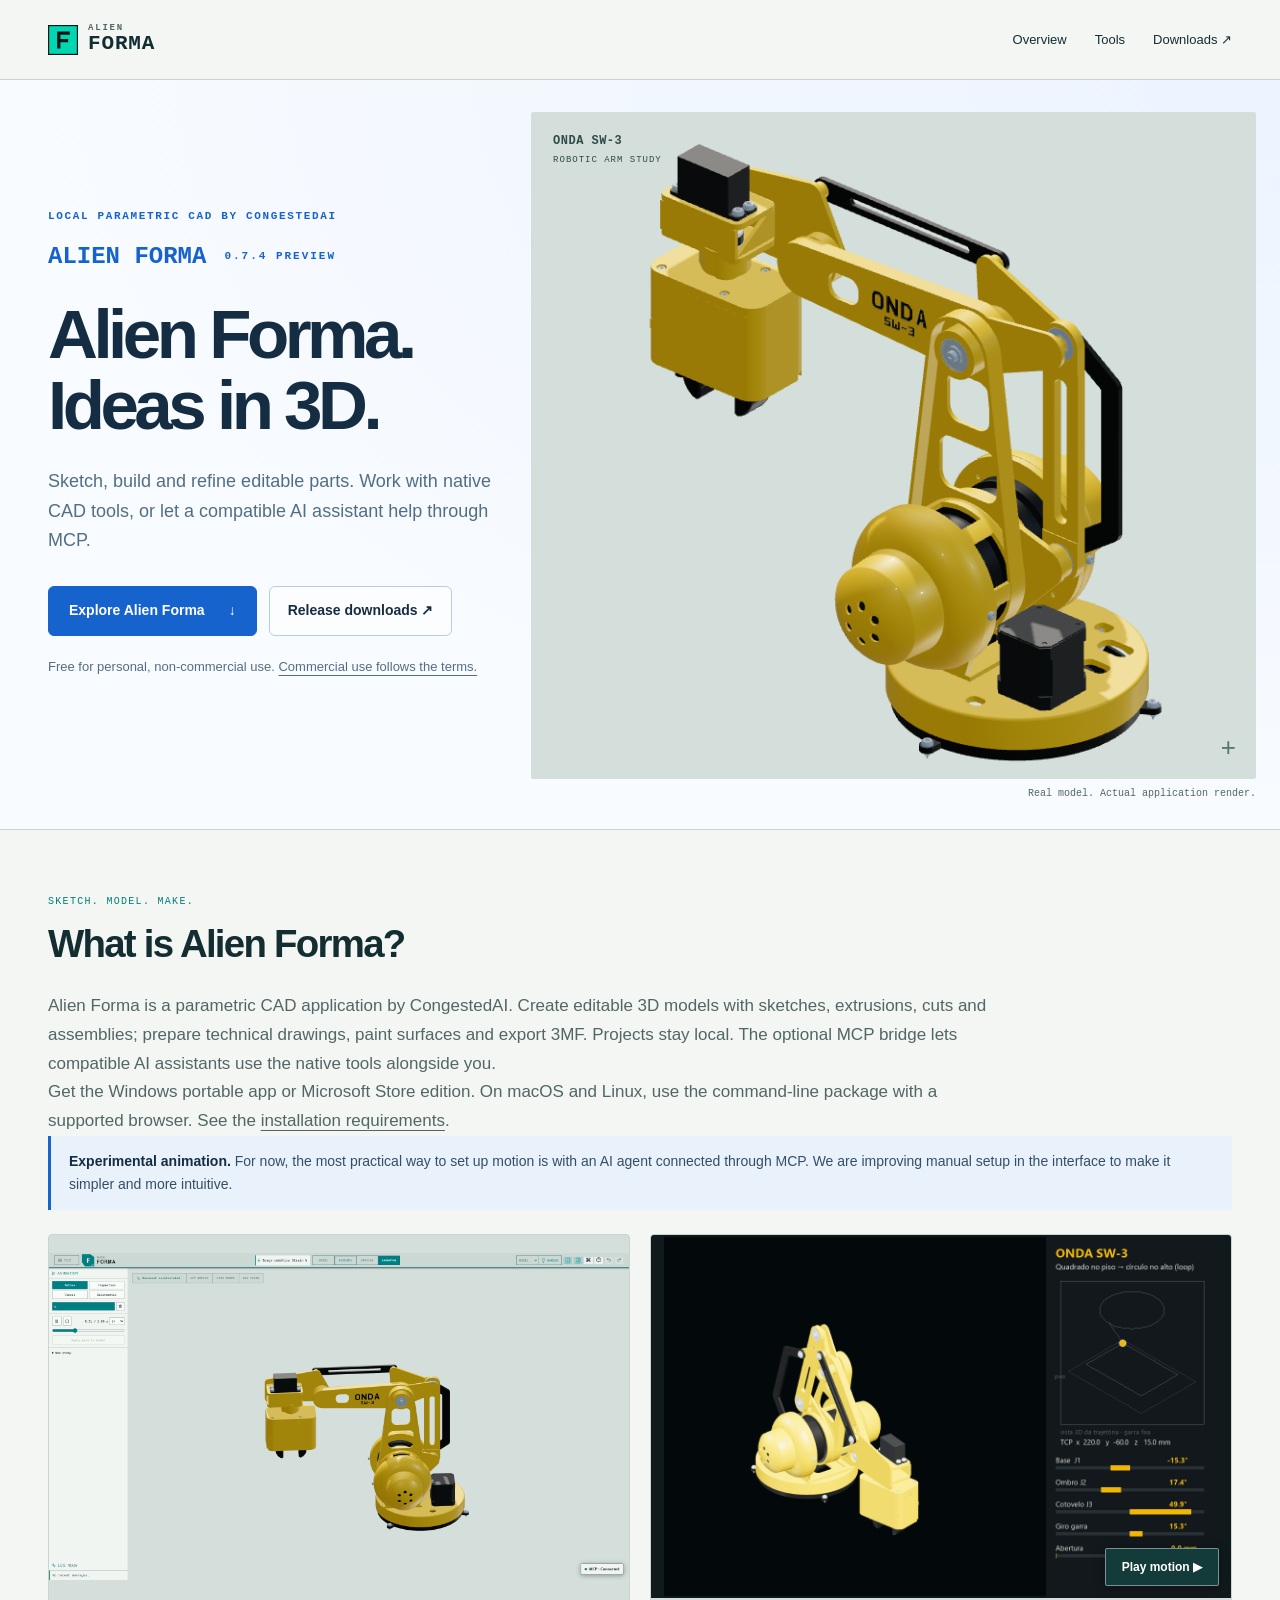
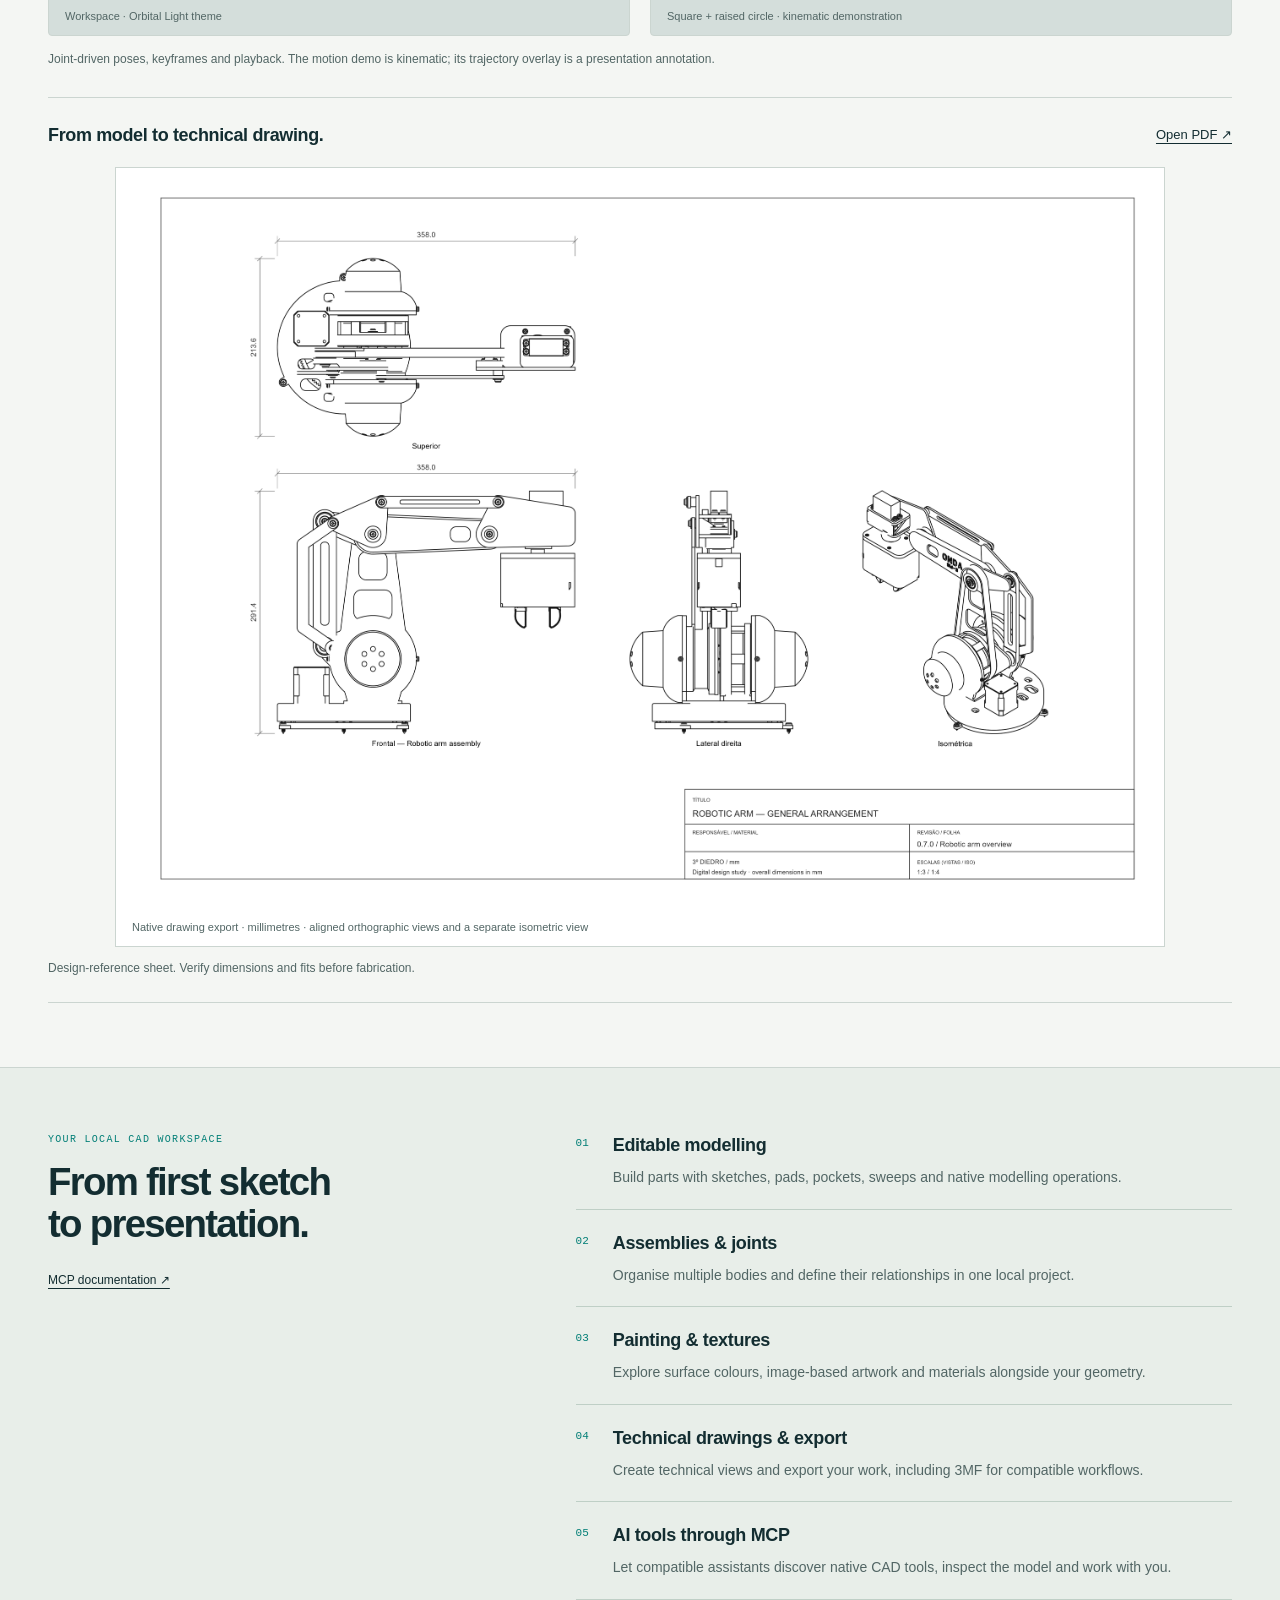
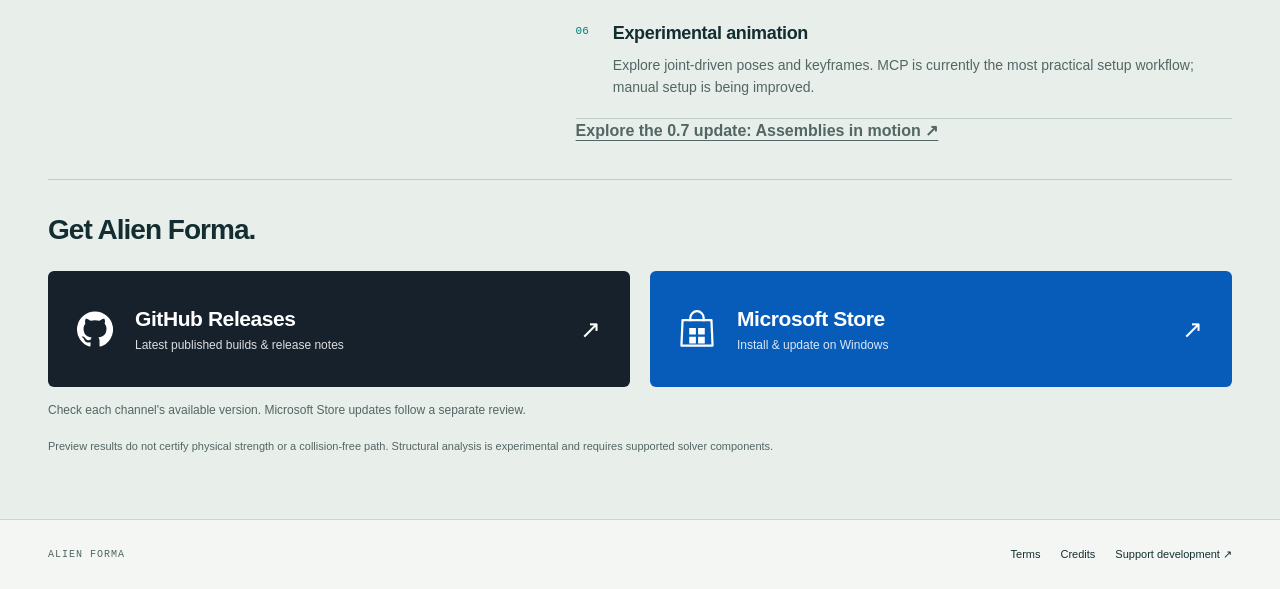
<file: docs/index.html>
<!doctype html>
<html lang="en">
<head>
<meta charset="utf-8"><meta name="viewport" content="width=device-width,initial-scale=1">
<title>Alien Forma — Parametric CAD with AI tools through MCP</title>
<meta name="description" content="Alien Forma by CongestedAI: local parametric CAD, technical drawings, painting, textures and MCP tools for AI assistants. Free for personal, non-commercial use.">
<meta name="google-site-verification" content="eXgbt7R0pWmjMIJVy9_mA4pY1mtOLjQKsbIkHTUly4A">
<meta name="msvalidate.01" content="6A070166E39FBDC0B72148524738E3A6">
<meta name="theme-color" content="#eef3f2">
<link rel="canonical" href="https://congestedai.github.io/Forma/">
<link rel="icon" href="assets/icon.svg" type="image/svg+xml">
<link rel="stylesheet" href="update-070.css?v=11">
<meta property="og:type" content="website"><meta property="og:site_name" content="Alien Forma">
<meta property="og:url" content="https://congestedai.github.io/Forma/">
<meta property="og:title" content="Alien Forma — Parametric CAD with AI tools through MCP">
<meta property="og:description" content="Local CAD projects, native modelling tools and MCP for compatible AI assistants. Free for personal, non-commercial use.">
<meta property="og:image" content="https://congestedai.github.io/Forma/assets/robot-arm-hero.png">
<meta name="twitter:card" content="summary_large_image">
<script type="application/ld+json">
{
  "@context": "https://schema.org",
  "@graph": [
    {
      "@type": "Organization",
      "@id": "https://congestedai.github.io/Forma/#publisher",
      "name": "CongestedAI",
      "url": "https://github.com/congestedai"
    },
    {
      "@type": "WebSite",
      "@id": "https://congestedai.github.io/Forma/#website",
      "name": "Alien Forma",
      "url": "https://congestedai.github.io/Forma/",
      "inLanguage": "en",
      "publisher": {
        "@id": "https://congestedai.github.io/Forma/#publisher"
      }
    },
    {
      "@type": "SoftwareApplication",
      "@id": "https://congestedai.github.io/Forma/#application",
      "name": "Alien Forma",
      "applicationCategory": "DesignApplication",
      "applicationSubCategory": "Parametric CAD",
      "operatingSystem": [
        "Windows",
        "macOS",
        "Linux"
      ],
      "softwareVersion": "0.7.4",
      "description": "Local parametric CAD with modelling, drawings, painting and textures. Compatible AI assistants can use native tools through MCP. Windows app; macOS and Linux use the CLI with a supported browser. Free for personal, non-commercial use; commercial use follows the linked terms.",
      "url": "https://congestedai.github.io/Forma/",
      "downloadUrl": "https://github.com/congestedai/Forma/releases",
      "installUrl": "https://apps.microsoft.com/detail/9MW9G4MGBXZL",
      "image": "https://congestedai.github.io/Forma/assets/robot-arm-hero.png",
      "screenshot": "https://congestedai.github.io/Forma/assets/robot-arm-animation-workspace.png",
      "license": "https://github.com/congestedai/Forma/blob/main/LICENSE.txt",
      "publisher": {
        "@id": "https://congestedai.github.io/Forma/#publisher"
      },
      "sameAs": [
        "https://github.com/congestedai/Forma",
        "https://apps.microsoft.com/detail/9MW9G4MGBXZL",
        "https://www.patreon.com/c/FormaCAD"
      ],
      "offers": {
        "@type": "Offer",
        "price": "0",
        "priceCurrency": "USD",
        "description": "Personal, non-commercial use only. Commercial use is subject to the linked license terms.",
        "url": "https://github.com/congestedai/Forma/blob/main/LICENSE.txt"
      }
    }
  ]
}
</script>
</head>
<body>
<a class="skip" href="#main">Skip to content</a>
<header><a class="brand" href="./"><img src="assets/icon.svg" width="30" height="30" alt=""><span><small>ALIEN</small> FORMA</span></a><nav aria-label="Main navigation"><a href="#demo">Overview</a><a href="#changes">Tools</a><a href="https://github.com/congestedai/Forma/releases">Downloads ↗</a></nav></header>
<main id="main">
<section class="hero" aria-labelledby="release-title">
 <div class="hero-copy"><p class="hero-eyebrow">LOCAL PARAMETRIC CAD BY CONGESTEDAI</p><p class="edition">ALIEN FORMA <span>0.7.4 PREVIEW</span></p><h1 id="release-title">Alien Forma.<br>Ideas in 3D.</h1><p class="lead">Sketch, build and refine editable parts. Work with native CAD tools, or let a compatible AI assistant help through MCP.</p><div class="hero-actions"><a class="primary" href="#demo">Explore Alien Forma <span>↓</span></a><a class="secondary" href="https://github.com/congestedai/Forma/releases">Release downloads ↗</a></div><p class="hero-foot">Free for personal, non-commercial use. <a href="https://github.com/congestedai/Forma/blob/main/LICENSE.txt">Commercial use follows the terms.</a></p></div>
 <figure class="hero-visual"><div class="stage"><img src="assets/robot-arm-hero.png?v=left" width="1255" height="956" fetchpriority="high" alt="Yellow ONDA SW-3 robotic arm pointing left, with its model inscription visible, rendered in Alien Forma"><span class="view-label">ONDA SW-3 <i>ROBOTIC ARM STUDY</i></span><span class="cross" aria-hidden="true">+</span></div><figcaption>Real model. Actual application render.</figcaption></figure>
</section>
<section class="demo" id="demo" aria-labelledby="demo-title">
 <div class="section-top"><div><p class="eyebrow">SKETCH. MODEL. MAKE.</p><h2 id="demo-title">What is Alien Forma?</h2></div></div>
 <p class="product-intro">Alien Forma is a parametric CAD application by CongestedAI. Create editable 3D models with sketches, extrusions, cuts and assemblies; prepare technical drawings, paint surfaces and export 3MF. Projects stay local. The optional MCP bridge lets compatible AI assistants use the native tools alongside you.</p>
 <p class="product-intro">Get the Windows portable app or Microsoft Store edition. On macOS and Linux, use the command-line package with a supported browser. See the <a href="https://github.com/congestedai/Forma/blob/main/docs/INSTALACAO.md">installation requirements</a>.</p>
 <p class="animation-status"><strong>Experimental animation.</strong> For now, the most practical way to set up motion is with an AI agent connected through MCP. We are improving manual setup in the interface to make it simpler and more intuitive.</p>
 <div class="demo-grid">
  <figure class="demo-frame"><div class="demo-media"><img src="assets/robot-arm-animation-workspace.png?v=left" width="1920" height="1080" loading="lazy" alt="Alien Forma's Animation workspace in Orbital Light, showing the robotic arm pointing left"></div><figcaption>Workspace · Orbital Light theme</figcaption></figure>
  <figure class="demo-frame motion-frame"><div class="demo-media"><img id="motion-image" src="assets/robot-arm-square-circle-poster.png" data-poster="assets/robot-arm-square-circle-poster.png" data-motion="assets/robot-arm-square-circle-loop.gif" width="1160" height="760" loading="lazy" alt="Robotic arm following a square near the floor and a raised circle, with trajectory presentation annotations"><button id="show-motion" type="button" aria-pressed="false" aria-controls="motion-image">Play motion ▶</button></div><figcaption>Square + raised circle · kinematic demonstration</figcaption></figure>
 </div>
 <p class="demo-note">Joint-driven poses, keyframes and playback. The motion demo is kinematic; its trajectory overlay is a presentation annotation.</p>
 <div class="technical technical-overview"><div class="drawing-heading"><h3>From model to technical drawing.</h3><a href="assets/robot-arm-general-arrangement.pdf">Open PDF ↗</a></div><figure><a href="assets/robot-arm-general-arrangement.pdf"><img src="assets/robot-arm-general-arrangement.png?v=left" width="4961" height="3508" loading="lazy" alt="Robotic arm general arrangement: aligned front, top and right orthographic views, a left-facing isometric view, overall dimensions and title block"></a><figcaption>Native drawing export · millimetres · aligned orthographic views and a separate isometric view</figcaption></figure><p>Design-reference sheet. Verify dimensions and fits before fabrication.</p></div>
</section>
<section class="changes" id="changes" aria-labelledby="changes-title">
 <div class="changes-heading"><p class="eyebrow">YOUR LOCAL CAD WORKSPACE</p><h2 id="changes-title">From first sketch<br>to presentation.</h2><a class="text-link" href="https://github.com/congestedai/Forma/blob/main/docs/MCP.md">MCP documentation ↗</a></div>
 <div class="change-list"><article><span>01</span><div><h3>Editable modelling</h3><p>Build parts with sketches, pads, pockets, sweeps and native modelling operations.</p></div></article><article><span>02</span><div><h3>Assemblies & joints</h3><p>Organise multiple bodies and define their relationships in one local project.</p></div></article><article><span>03</span><div><h3>Painting & textures</h3><p>Explore surface colours, image-based artwork and materials alongside your geometry.</p></div></article><article><span>04</span><div><h3>Technical drawings & export</h3><p>Create technical views and export your work, including 3MF for compatible workflows.</p></div></article><article><span>05</span><div><h3>AI tools through MCP</h3><p>Let compatible assistants discover native CAD tools, inspect the model and work with you.</p></div></article><article><span>06</span><div><h3>Experimental animation</h3><p>Explore joint-driven poses and keyframes. MCP is currently the most practical setup workflow; manual setup is being improved.</p></div></article></div>
 <p class="release-link"><a href="updates/0.7.0.html">Explore the 0.7 update: Assemblies in motion ↗</a></p>
 <div class="release-bottom" id="downloads">
  <h3>Get Alien Forma.</h3>
  <div class="download-links">
   <a class="download-card github-download" href="https://github.com/congestedai/Forma/releases"><svg viewBox="0 0 24 24" width="36" height="36" fill="currentColor" aria-hidden="true"><path d="M12 .297a12 12 0 0 0-3.793 23.385c.6.111.82-.261.82-.577v-2.234c-3.338.725-4.043-1.416-4.043-1.416-.546-1.387-1.333-1.756-1.333-1.756-1.09-.745.083-.729.083-.729 1.205.084 1.839 1.237 1.839 1.237 1.07 1.835 2.807 1.305 3.492.998.108-.776.419-1.305.762-1.605-2.665-.303-5.467-1.334-5.467-5.931 0-1.311.469-2.381 1.236-3.221-.124-.303-.536-1.524.117-3.176 0 0 1.008-.322 3.301 1.23a11.52 11.52 0 0 1 6.006 0c2.291-1.552 3.297-1.23 3.297-1.23.655 1.652.243 2.873.119 3.176.77.84 1.235 1.91 1.235 3.221 0 4.609-2.807 5.625-5.479 5.921.43.372.823 1.102.823 2.222v3.293c0 .319.216.694.825.576A12.002 12.002 0 0 0 12 .297Z"/></svg><span><strong>GitHub Releases</strong><small>Latest published builds & release notes</small></span><span class="download-arrow" aria-hidden="true">↗</span></a>
   <a class="download-card store-download" href="https://apps.microsoft.com/detail/9MW9G4MGBXZL"><svg viewBox="0 0 32 36" width="36" height="40" fill="none" aria-hidden="true"><path d="M3 10h26l1 23H2L3 10Z" stroke="currentColor" stroke-width="2" stroke-linejoin="round"/><path d="M10 11V8a6 6 0 0 1 12 0v3" stroke="currentColor" stroke-width="2"/><path d="M9 17h6v6H9zM17 17h6v6h-6zM9 25h6v6H9zM17 25h6v6h-6z" fill="currentColor"/></svg><span><strong>Microsoft Store</strong><small>Install & update on Windows</small></span><span class="download-arrow" aria-hidden="true">↗</span></a>
  </div>
  <p class="channel-note">Check each channel's available version. Microsoft Store updates follow a separate review.</p>
  <p class="analysis-note">Preview results do not certify physical strength or a collision-free path. Structural analysis is experimental and requires supported solver components.</p>
 </div>
</section>
</main>
<footer><span>ALIEN FORMA</span><nav aria-label="Further information"><a href="https://github.com/congestedai/Forma/blob/main/LICENSE.txt">Terms</a><a href="https://github.com/congestedai/Forma/blob/main/THIRD_PARTY_NOTICES.txt">Credits</a><a href="https://www.patreon.com/c/FormaCAD">Support development ↗</a></nav></footer>
<script>
const image=document.getElementById('motion-image'),motion=document.getElementById('show-motion');
const reducedMotion=matchMedia('(prefers-reduced-motion: reduce)');
let visible=false,pausedByUser=false;
function setPlayback(play){
 motion.setAttribute('aria-pressed',String(play));motion.textContent=play?'Stop motion ■':'Play motion ▶';
 const source=play?image.dataset.motion:image.dataset.poster;
 if(image.getAttribute('src')!==source)image.src=source;
}
function syncPlayback(){setPlayback(visible&&!document.hidden&&!pausedByUser&&!reducedMotion.matches);}
motion.addEventListener('click',()=>{const play=motion.getAttribute('aria-pressed')!=='true';pausedByUser=!play;setPlayback(play);});
new IntersectionObserver(entries=>{visible=entries[0].isIntersecting;syncPlayback();},{threshold:0.15}).observe(image);
document.addEventListener('visibilitychange',syncPlayback);
reducedMotion.addEventListener('change',syncPlayback);
</script>
</body>
</html>
</file>
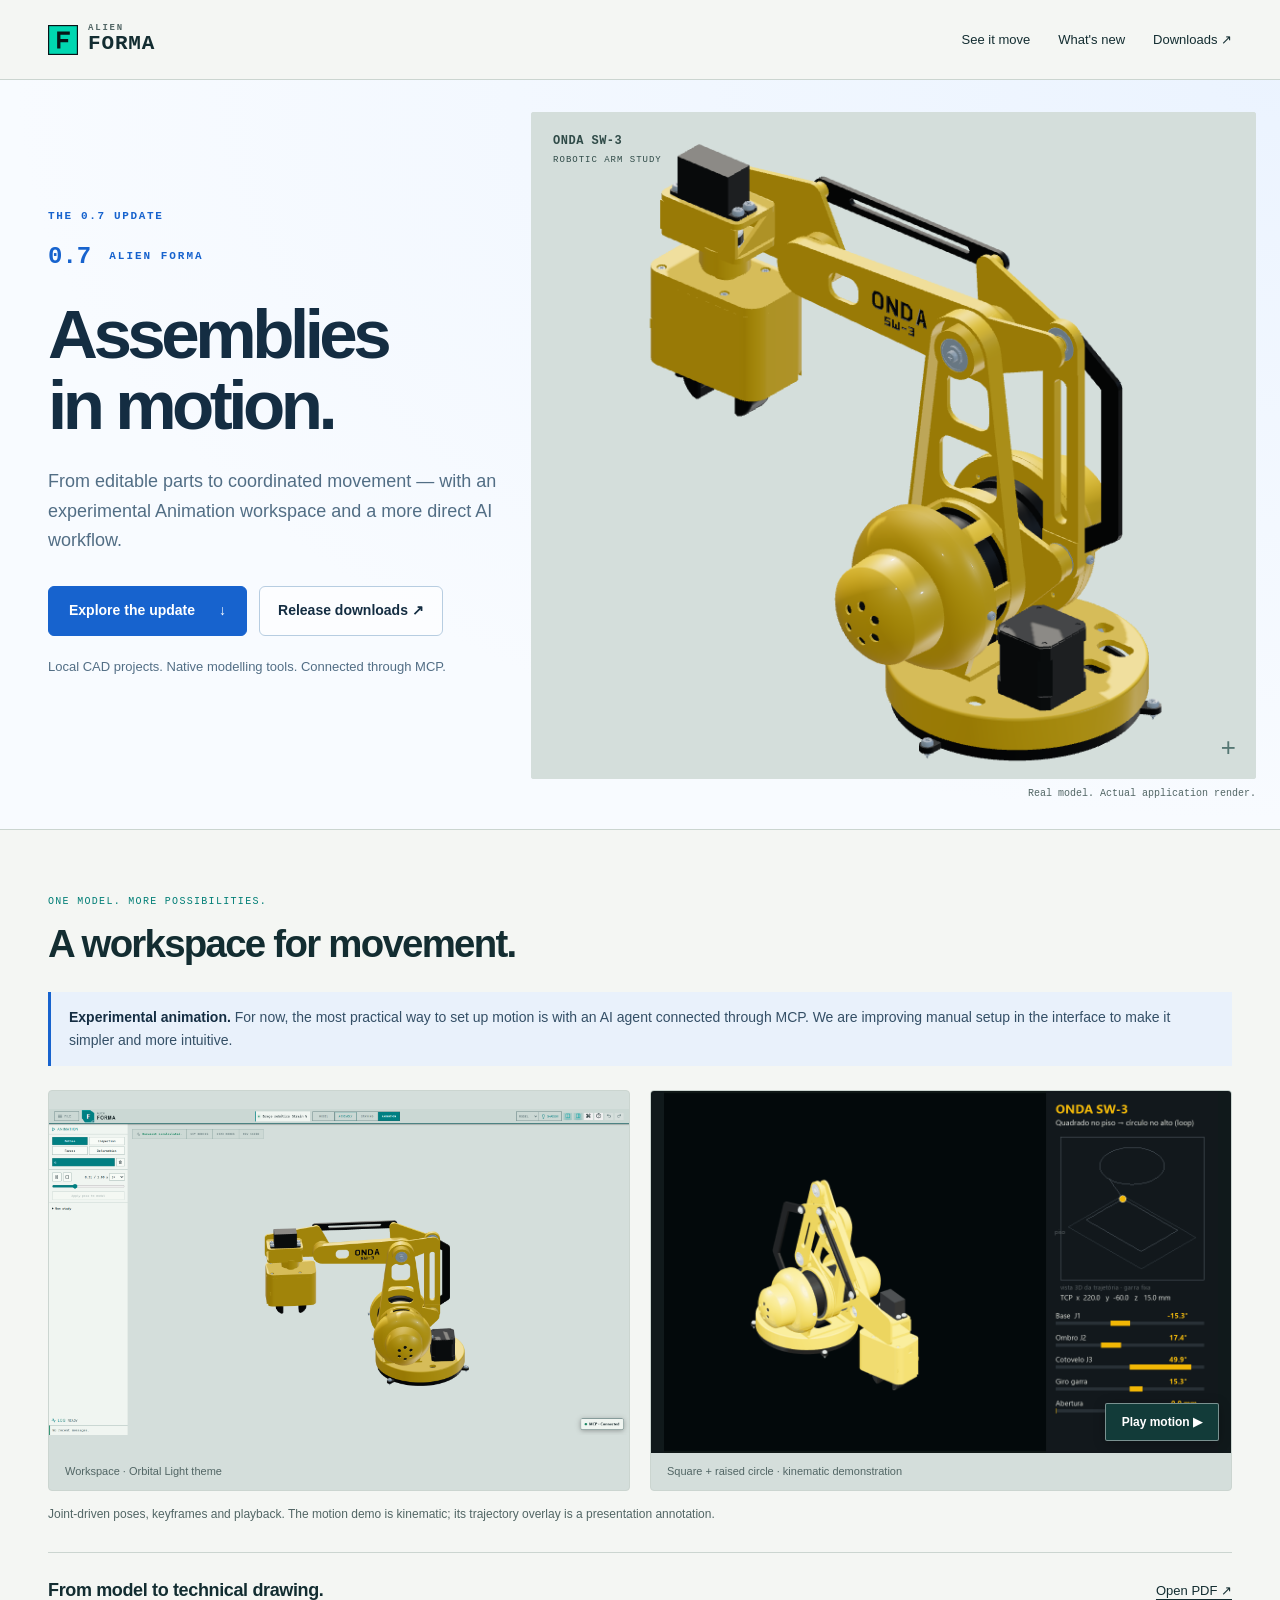
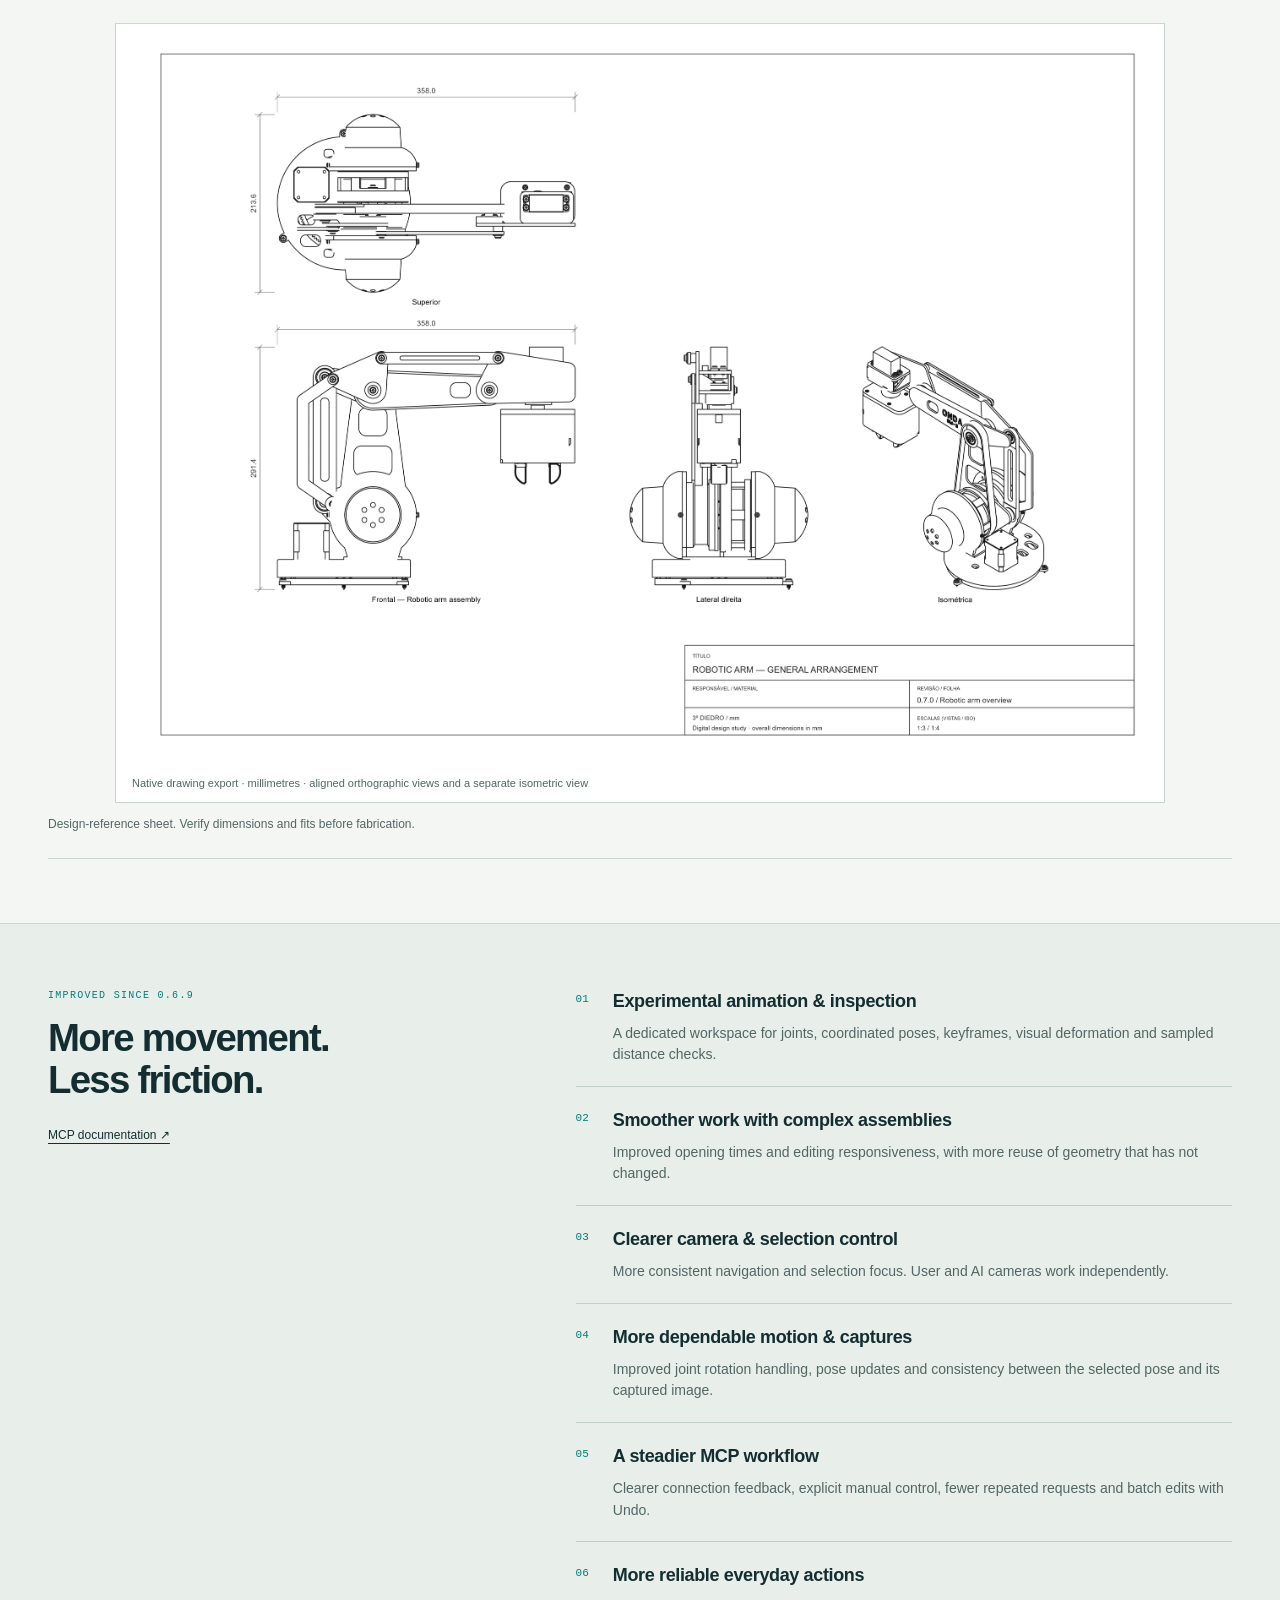
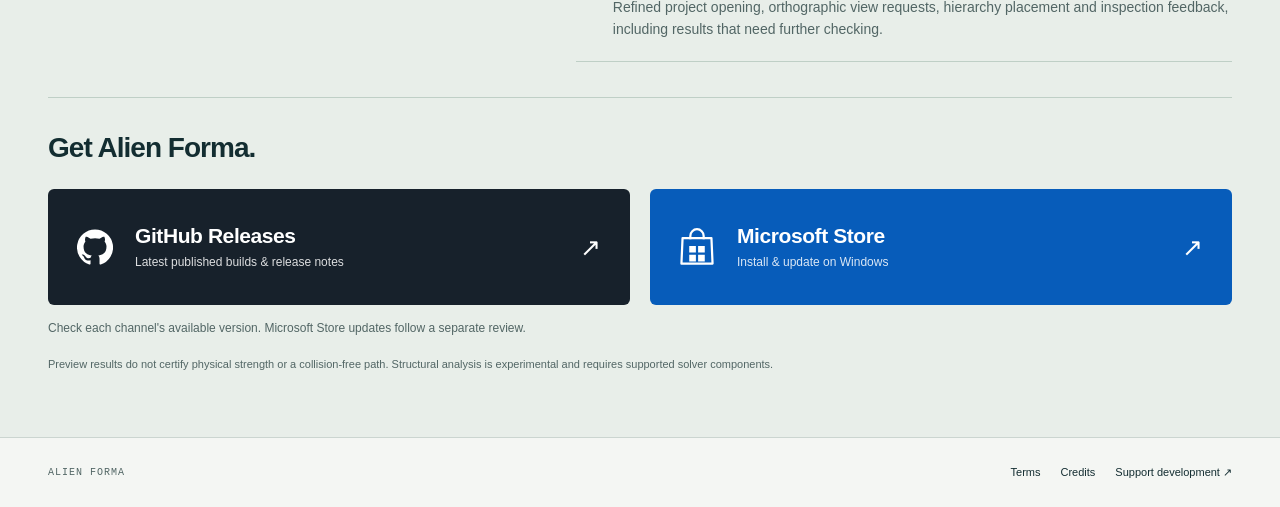
<file: docs/updates/0.7.0.html>
<!doctype html>
<html lang="en">
<head>
<meta charset="utf-8"><meta name="viewport" content="width=device-width,initial-scale=1">
<title>Alien Forma 0.7 — Assemblies in motion</title>
<meta name="description" content="Experimental animation, coordinated joints and a native MCP workflow. Explore Alien Forma 0.7 with a real robotic arm design.">
<meta name="theme-color" content="#eef3f2">
<link rel="canonical" href="https://congestedai.github.io/Forma/updates/0.7.0.html">
<link rel="icon" href="../assets/icon.svg" type="image/svg+xml">
<link rel="stylesheet" href="../update-070.css?v=11">
<meta property="og:url" content="https://congestedai.github.io/Forma/updates/0.7.0.html">
<meta property="og:type" content="article"><meta property="og:site_name" content="Alien Forma">
<meta property="og:title" content="Alien Forma 0.7 — Assemblies in motion">
<meta property="og:description" content="Experimental animation with MCP-connected agents. Manual setup is being improved.">
<meta property="og:image" content="https://congestedai.github.io/Forma/assets/robot-arm-hero.png">
<meta name="twitter:card" content="summary_large_image">
</head>
<body>
<a class="skip" href="#main">Skip to content</a>
<header><a class="brand" href="../"><img src="../assets/icon.svg" width="30" height="30" alt=""><span><small>ALIEN</small> FORMA</span></a><nav aria-label="Main navigation"><a href="#demo">See it move</a><a href="#changes">What's new</a><a href="https://github.com/congestedai/Forma/releases">Downloads ↗</a></nav></header>
<main id="main">
<section class="hero" aria-labelledby="release-title">
 <div class="hero-copy"><p class="hero-eyebrow">THE 0.7 UPDATE</p><p class="edition">0.7 <span>ALIEN FORMA</span></p><h1 id="release-title">Assemblies<br>in motion.</h1><p class="lead">From editable parts to coordinated movement — with an experimental Animation workspace and a more direct AI workflow.</p><div class="hero-actions"><a class="primary" href="#demo">Explore the update <span>↓</span></a><a class="secondary" href="https://github.com/congestedai/Forma/releases">Release downloads ↗</a></div><p class="hero-foot">Local CAD projects. Native modelling tools. Connected through MCP.</p></div>
 <figure class="hero-visual"><div class="stage"><img src="../assets/robot-arm-hero.png?v=left" width="1255" height="956" fetchpriority="high" alt="Yellow ONDA SW-3 robotic arm pointing left, with its model inscription visible, rendered in Alien Forma"><span class="view-label">ONDA SW-3 <i>ROBOTIC ARM STUDY</i></span><span class="cross" aria-hidden="true">+</span></div><figcaption>Real model. Actual application render.</figcaption></figure>
</section>
<section class="demo" id="demo" aria-labelledby="demo-title">
 <div class="section-top"><div><p class="eyebrow">ONE MODEL. MORE POSSIBILITIES.</p><h2 id="demo-title">A workspace for movement.</h2></div></div>
 <p class="animation-status"><strong>Experimental animation.</strong> For now, the most practical way to set up motion is with an AI agent connected through MCP. We are improving manual setup in the interface to make it simpler and more intuitive.</p>
 <div class="demo-grid">
  <figure class="demo-frame"><div class="demo-media"><img src="../assets/robot-arm-animation-workspace.png?v=left" width="1920" height="1080" loading="lazy" alt="Alien Forma's Animation workspace in Orbital Light, showing the robotic arm pointing left"></div><figcaption>Workspace · Orbital Light theme</figcaption></figure>
  <figure class="demo-frame motion-frame"><div class="demo-media"><img id="motion-image" src="../assets/robot-arm-square-circle-poster.png" data-poster="../assets/robot-arm-square-circle-poster.png" data-motion="../assets/robot-arm-square-circle-loop.gif" width="1160" height="760" loading="lazy" alt="Robotic arm following a square near the floor and a raised circle, with trajectory presentation annotations"><button id="show-motion" type="button" aria-pressed="false" aria-controls="motion-image">Play motion ▶</button></div><figcaption>Square + raised circle · kinematic demonstration</figcaption></figure>
 </div>
 <p class="demo-note">Joint-driven poses, keyframes and playback. The motion demo is kinematic; its trajectory overlay is a presentation annotation.</p>
 <div class="technical technical-overview"><div class="drawing-heading"><h3>From model to technical drawing.</h3><a href="../assets/robot-arm-general-arrangement.pdf">Open PDF ↗</a></div><figure><a href="../assets/robot-arm-general-arrangement.pdf"><img src="../assets/robot-arm-general-arrangement.png?v=left" width="4961" height="3508" loading="lazy" alt="Robotic arm general arrangement: aligned front, top and right orthographic views, a left-facing isometric view, overall dimensions and title block"></a><figcaption>Native drawing export · millimetres · aligned orthographic views and a separate isometric view</figcaption></figure><p>Design-reference sheet. Verify dimensions and fits before fabrication.</p></div>
</section>
<section class="changes" id="changes" aria-labelledby="changes-title">
 <div class="changes-heading"><p class="eyebrow">IMPROVED SINCE 0.6.9</p><h2 id="changes-title">More movement.<br>Less friction.</h2><a class="text-link" href="https://github.com/congestedai/Forma/blob/main/docs/MCP.md">MCP documentation ↗</a></div>
 <div class="change-list"><article><span>01</span><div><h3>Experimental animation & inspection</h3><p>A dedicated workspace for joints, coordinated poses, keyframes, visual deformation and sampled distance checks.</p></div></article><article><span>02</span><div><h3>Smoother work with complex assemblies</h3><p>Improved opening times and editing responsiveness, with more reuse of geometry that has not changed.</p></div></article><article><span>03</span><div><h3>Clearer camera & selection control</h3><p>More consistent navigation and selection focus. User and AI cameras work independently.</p></div></article><article><span>04</span><div><h3>More dependable motion & captures</h3><p>Improved joint rotation handling, pose updates and consistency between the selected pose and its captured image.</p></div></article><article><span>05</span><div><h3>A steadier MCP workflow</h3><p>Clearer connection feedback, explicit manual control, fewer repeated requests and batch edits with Undo.</p></div></article><article><span>06</span><div><h3>More reliable everyday actions</h3><p>Refined project opening, orthographic view requests, hierarchy placement and inspection feedback, including results that need further checking.</p></div></article></div>
 <div class="release-bottom" id="downloads">
  <h3>Get Alien Forma.</h3>
  <div class="download-links">
   <a class="download-card github-download" href="https://github.com/congestedai/Forma/releases"><svg viewBox="0 0 24 24" width="36" height="36" fill="currentColor" aria-hidden="true"><path d="M12 .297a12 12 0 0 0-3.793 23.385c.6.111.82-.261.82-.577v-2.234c-3.338.725-4.043-1.416-4.043-1.416-.546-1.387-1.333-1.756-1.333-1.756-1.09-.745.083-.729.083-.729 1.205.084 1.839 1.237 1.839 1.237 1.07 1.835 2.807 1.305 3.492.998.108-.776.419-1.305.762-1.605-2.665-.303-5.467-1.334-5.467-5.931 0-1.311.469-2.381 1.236-3.221-.124-.303-.536-1.524.117-3.176 0 0 1.008-.322 3.301 1.23a11.52 11.52 0 0 1 6.006 0c2.291-1.552 3.297-1.23 3.297-1.23.655 1.652.243 2.873.119 3.176.77.84 1.235 1.91 1.235 3.221 0 4.609-2.807 5.625-5.479 5.921.43.372.823 1.102.823 2.222v3.293c0 .319.216.694.825.576A12.002 12.002 0 0 0 12 .297Z"/></svg><span><strong>GitHub Releases</strong><small>Latest published builds & release notes</small></span><span class="download-arrow" aria-hidden="true">↗</span></a>
   <a class="download-card store-download" href="https://apps.microsoft.com/detail/9MW9G4MGBXZL"><svg viewBox="0 0 32 36" width="36" height="40" fill="none" aria-hidden="true"><path d="M3 10h26l1 23H2L3 10Z" stroke="currentColor" stroke-width="2" stroke-linejoin="round"/><path d="M10 11V8a6 6 0 0 1 12 0v3" stroke="currentColor" stroke-width="2"/><path d="M9 17h6v6H9zM17 17h6v6h-6zM9 25h6v6H9zM17 25h6v6h-6z" fill="currentColor"/></svg><span><strong>Microsoft Store</strong><small>Install & update on Windows</small></span><span class="download-arrow" aria-hidden="true">↗</span></a>
  </div>
  <p class="channel-note">Check each channel's available version. Microsoft Store updates follow a separate review.</p>
  <p class="analysis-note">Preview results do not certify physical strength or a collision-free path. Structural analysis is experimental and requires supported solver components.</p>
 </div>
</section>
</main>
<footer><span>ALIEN FORMA</span><nav aria-label="Further information"><a href="https://github.com/congestedai/Forma/blob/main/LICENSE.txt">Terms</a><a href="https://github.com/congestedai/Forma/blob/main/THIRD_PARTY_NOTICES.txt">Credits</a><a href="https://www.patreon.com/c/FormaCAD">Support development ↗</a></nav></footer>
<script>
const image=document.getElementById('motion-image'),motion=document.getElementById('show-motion');
const reducedMotion=matchMedia('(prefers-reduced-motion: reduce)');
let visible=false,pausedByUser=false;
function setPlayback(play){
 motion.setAttribute('aria-pressed',String(play));motion.textContent=play?'Stop motion ■':'Play motion ▶';
 const source=play?image.dataset.motion:image.dataset.poster;
 if(image.getAttribute('src')!==source)image.src=source;
}
function syncPlayback(){setPlayback(visible&&!document.hidden&&!pausedByUser&&!reducedMotion.matches);}
motion.addEventListener('click',()=>{const play=motion.getAttribute('aria-pressed')!=='true';pausedByUser=!play;setPlayback(play);});
new IntersectionObserver(entries=>{visible=entries[0].isIntersecting;syncPlayback();},{threshold:0.15}).observe(image);
document.addEventListener('visibilitychange',syncPlayback);
reducedMotion.addEventListener('change',syncPlayback);
</script>
</body>
</html>
</file>
<file: docs/update-070.css>
:root {
 font-family: "Segoe UI", Arial, sans-serif; color: #132d31; background: #f4f6f3;
 --muted: #526665; --edge: #cbd5d0; --accent: #007e76; line-height: 1.55; scroll-behavior: smooth;
}
* { box-sizing: border-box; }
body { margin: 0; }
a { color: inherit; text-underline-offset: 4px; }
a:hover { color: var(--accent); }
a:focus-visible, button:focus-visible, summary:focus-visible { outline: 3px solid #007e76; outline-offset: 5px; }
header, main, footer { max-width: 1440px; margin: auto; }
header { padding: 24px 48px; display: flex; align-items: center; justify-content: space-between; gap: 24px; border-bottom: 1px solid var(--edge); }
nav { display: flex; flex-wrap: wrap; gap: 28px; font-size: 13px; }
nav a { text-decoration: none; }
.brand { display: flex; align-items: center; gap: 10px; font: 750 21px/1.05 Consolas, monospace; letter-spacing: .04em; text-decoration: none; }
.brand small { display: block; font-size: 9px; letter-spacing: .2em; color: var(--muted); }
.skip { position: absolute; top: -80px; left: 20px; z-index: 20; background: white; padding: 12px; }
.skip:focus { top: 10px; }
figure, p, h1, h2, h3 { margin: 0; }
p { color: var(--muted); }
.hero { display: grid; grid-template-columns: .95fr 1.5fr; gap: 24px; position: relative; align-items: center; min-height: 750px; padding: 32px 24px 30px 48px; overflow: hidden; border-bottom: 1px solid var(--edge); color: #142d42; background: radial-gradient(ellipse at top right, #dbeaff70, transparent 70%), #f8fbff; }
.hero-copy { position: relative; z-index: 1; padding: 0 0 26px; }
.hero-eyebrow { font: 650 11px/1.5 Consolas, monospace; letter-spacing: .15em; color: #1763ce; margin-bottom: 20px; }
.edition { font: 700 24px/1 Consolas, monospace; color: #1763ce; display: flex; align-items: center; gap: 18px; margin-bottom: 30px; }
.edition span { font: 650 11px/1.5 Consolas, monospace; letter-spacing: .18em; }
h1 { font-size: clamp(56px, 5.4vw, 78px); line-height: 1.03; letter-spacing: -.065em; font-weight: 700; }
.lead { font-size: 18px; max-width: 510px; margin: 26px 0 30px; line-height: 1.65; color: #526e85; }
.primary { display: inline-flex; align-items: center; justify-content: space-between; gap: 34px; padding: 13px 20px; font-size: 14px; font-weight: 650; background: #123b39; color: white; text-decoration: none; border: 1px solid #123b39; border-radius: 3px; }
.primary:hover { color: white; background: #006e66; }
.hero-actions { display: flex; flex-wrap: wrap; gap: 12px; }
.hero .primary { background: #1763ce; border-color: #1763ce; gap: 24px; border-radius: 6px; }
.hero .primary:hover { background: #114da4; }
.hero .secondary { display: inline-flex; align-items: center; justify-content: center; padding: 13px 18px; border: 1px solid #b7cde1; border-radius: 6px; background: #fff9; color: #142d42; font-size: 14px; font-weight: 650; text-decoration: none; }
.hero .secondary:hover { color: #1763ce; border-color: #1763ce; }
.hero-foot { font-size: 13px; line-height: 1.7; color: #526e85; margin-top: 20px; }
.hero-visual { min-width: 0; align-self: stretch; display: flex; flex-direction: column; }
.stage { position: relative; flex: 1; min-height: 640px; overflow: hidden; background: #d4dedb; border-radius: 3px; }
.stage>img { width: 100%; height: 100%; position: absolute; inset: 0; object-fit: cover; transform: scale(1.38); }
.view-label { position: absolute; left: 22px; top: 22px; font: 650 12px Consolas, monospace; letter-spacing: .04em; color: #304b48; }
.view-label i { display: block; font: 9px Consolas, monospace; letter-spacing: .11em; margin-top: 7px; }
.cross { position: absolute; right: 20px; bottom: 15px; font: 26px Consolas, monospace; color: #557773; }
.hero-visual>figcaption { padding: 9px 0 0; font: 10px Consolas, monospace; color: var(--muted); text-align: right; }
.demo, .changes { padding: 64px 48px; border-bottom: 1px solid var(--edge); scroll-margin-top: 16px; }
.eyebrow { font: 10px/1.6 Consolas, monospace; letter-spacing: .13em; color: var(--accent); margin-bottom: 13px; }
h2 { font-size: clamp(30px, 3vw, 43px); line-height: 1.1; letter-spacing: -.045em; font-weight: 600; }
.section-top { display: flex; justify-content: space-between; align-items: end; gap: 24px; margin-bottom: 26px; }
.animation-status { margin: 0 0 24px; padding: 14px 18px; border-left: 3px solid #1763ce; background: #e9f1fb; color: #344f66; font-size: 14px; line-height: 1.65; }
.animation-status strong { color: #142d42; }
.demo-grid { display: grid; grid-template-columns: repeat(2, minmax(0, 1fr)); gap: 20px; }
button { appearance: none; border: 0; padding: 10px 15px; background: transparent; color: #36534f; font: 600 12px "Segoe UI", sans-serif; cursor: pointer; border-radius: 2px; }
button[aria-pressed=true] { background: #123b39; color: white; }
.demo-frame { background: #d4dedb; border: 1px solid var(--edge); border-radius: 4px; overflow: hidden; }
.demo-media { position: relative; aspect-ratio: 16/10; }
.demo-media>img { display: block; width: 100%; height: 100%; object-fit: contain; }
.motion-frame .demo-media { background: #10191b; }
#show-motion { position: absolute; right: 12px; bottom: 12px; padding: 11px 16px; background: #123b39; color: white; border: 1px solid #ffffff70; box-shadow: 0 2px 12px #0004; }
figcaption { font-size: 11px; color: var(--muted); padding: 10px 16px; }
.demo-note { font-size: 12px; margin: 14px 0 28px; max-width: 850px; }
.technical { border-top: 1px solid var(--edge); border-bottom: 1px solid var(--edge); }
.technical-overview { padding: 24px 0; }
.drawing-heading { display: flex; justify-content: space-between; align-items: center; gap: 16px; margin-bottom: 18px; }
.drawing-heading h3 { margin: 0; }
.drawing-heading a { font-size: 13px; white-space: nowrap; }
.technical-overview figure { max-width: 1050px; margin: auto; background: white; border: 1px solid var(--edge); }
.technical-overview img { display: block; width: 100%; height: auto; }
.technical-overview>p { margin-top: 12px; font-size: 12px; }
.changes { display: grid; grid-template-columns: .8fr 1.2fr; column-gap: 90px; background: #e8eee9; }
.text-link { display: inline-block; font-size: 12px; margin-top: 25px; }
.change-list article { display: flex; gap: 24px; padding: 20px 0; border-bottom: 1px solid #bfcfc6; }
.change-list article:first-child { padding-top: 0; }
.change-list article>span { font: 11px Consolas, monospace; color: var(--accent); padding-top: 5px; }
h3 { font-size: 18px; letter-spacing: -.02em; font-weight: 650; margin-bottom: 7px; }
.change-list p { font-size: 14px; }
.release-bottom { grid-column: 1/-1; border-top: 1px solid #bfcfc6; margin-top: 35px; padding-top: 28px; }
.release-bottom>h3 { font-size: 28px; margin-bottom: 20px; letter-spacing: -.035em; }
.download-links { display: grid; grid-template-columns: repeat(2, minmax(0, 1fr)); gap: 20px; }
.download-card { display: flex; align-items: center; gap: 22px; min-height: 116px; padding: 25px 28px; border: 1px solid transparent; border-radius: 6px; text-decoration: none; color: white; }
.github-download { background: #17212b; }
.store-download { background: #075cba; }
.download-card:hover { color: white; border-color: #ffffffb0; box-shadow: 0 5px 18px #132d311a; }
.github-download:hover { background: #253446; }
.store-download:hover { background: #064a97; }
.download-card>svg { flex: 0 0 36px; }
.download-card>span:not(.download-arrow) { min-width: 0; }
.download-card strong { display: block; font-size: 21px; line-height: 1.3; letter-spacing: -.02em; }
.download-card small { display: block; font-size: 12px; margin-top: 5px; color: #ffffffd9; line-height: 1.45; }
.download-arrow { margin-left: auto; font-size: 25px; }
.channel-note { margin-top: 14px; font-size: 12px; }
.analysis-note { margin-top: 18px; font-size: 11px; max-width: 850px; }
footer { padding: 26px 48px; display: flex; justify-content: space-between; gap: 20px; align-items: center; }
footer>span { font: 10px Consolas, monospace; letter-spacing: .1em; color: var(--muted); }
footer nav { font-size: 11px; gap: 20px; }
@media(min-width:1600px) { .hero { min-height: 820px; } }
@media(max-width:1000px) { header { padding: 22px 24px; } .hero { padding-left: 24px; grid-template-columns: .85fr 1.2fr; min-height: 650px; gap: 15px; } h1 { font-size: 58px; } .stage { min-height: 570px; } .demo,.changes { padding: 45px 24px; } .changes { column-gap: 40px; } }
@media(max-width:700px) { header { align-items: flex-start; gap: 16px; padding: 20px; } nav { gap: 10px 16px; font-size: 11px; justify-content: flex-end; } .brand { font-size: 18px; } .hero { grid-template-columns: 1fr; padding: 30px 20px 22px; gap: 22px; min-height: auto; } .hero-copy { padding: 0; } .edition { margin-bottom: 25px; font-size: 24px; } h1 { font-size: clamp(51px,10vw,68px); } .lead { max-width: 440px; font-size: 15px; margin: 20px 0; } .hero-foot { display: block; font-size: 12px; } .stage { min-height: 440px; } .stage>img { transform: scale(1.25); } .view-label { font-size: 10px; left: 15px; top: 15px; } .view-label i { font-size: 8px; } .demo,.changes { padding: 36px 20px; } .section-top { align-items: flex-start; flex-direction: column; gap: 20px; } .demo-grid { grid-template-columns: 1fr; gap: 18px; } h2 { font-size: 31px; } .technical-grid,.changes { grid-template-columns: 1fr; } .change-list { margin-top: 28px; } .download-links { grid-template-columns: 1fr; gap: 12px; } .download-card { padding: 22px 20px; gap: 18px; min-height: 108px; } .download-card strong { font-size: 20px; } summary { font-size: 14px; } summary>span:last-child { font-size: 10px; } summary b { margin-left: 5px; } footer { padding: 24px 20px; align-items: flex-start; flex-direction: column; } }
@media(prefers-reduced-motion:reduce) { :root { scroll-behavior: auto; } }

/* Permanent product introduction and update navigation. */
.product-intro { max-width: 960px; color: var(--muted); font-size: 17px; line-height: 1.7; }
.release-link { grid-column: 2; font-weight: 650; }
@media(max-width:700px) { .product-intro { font-size: 15px; } .release-link { grid-column: 1; } }
</file>
